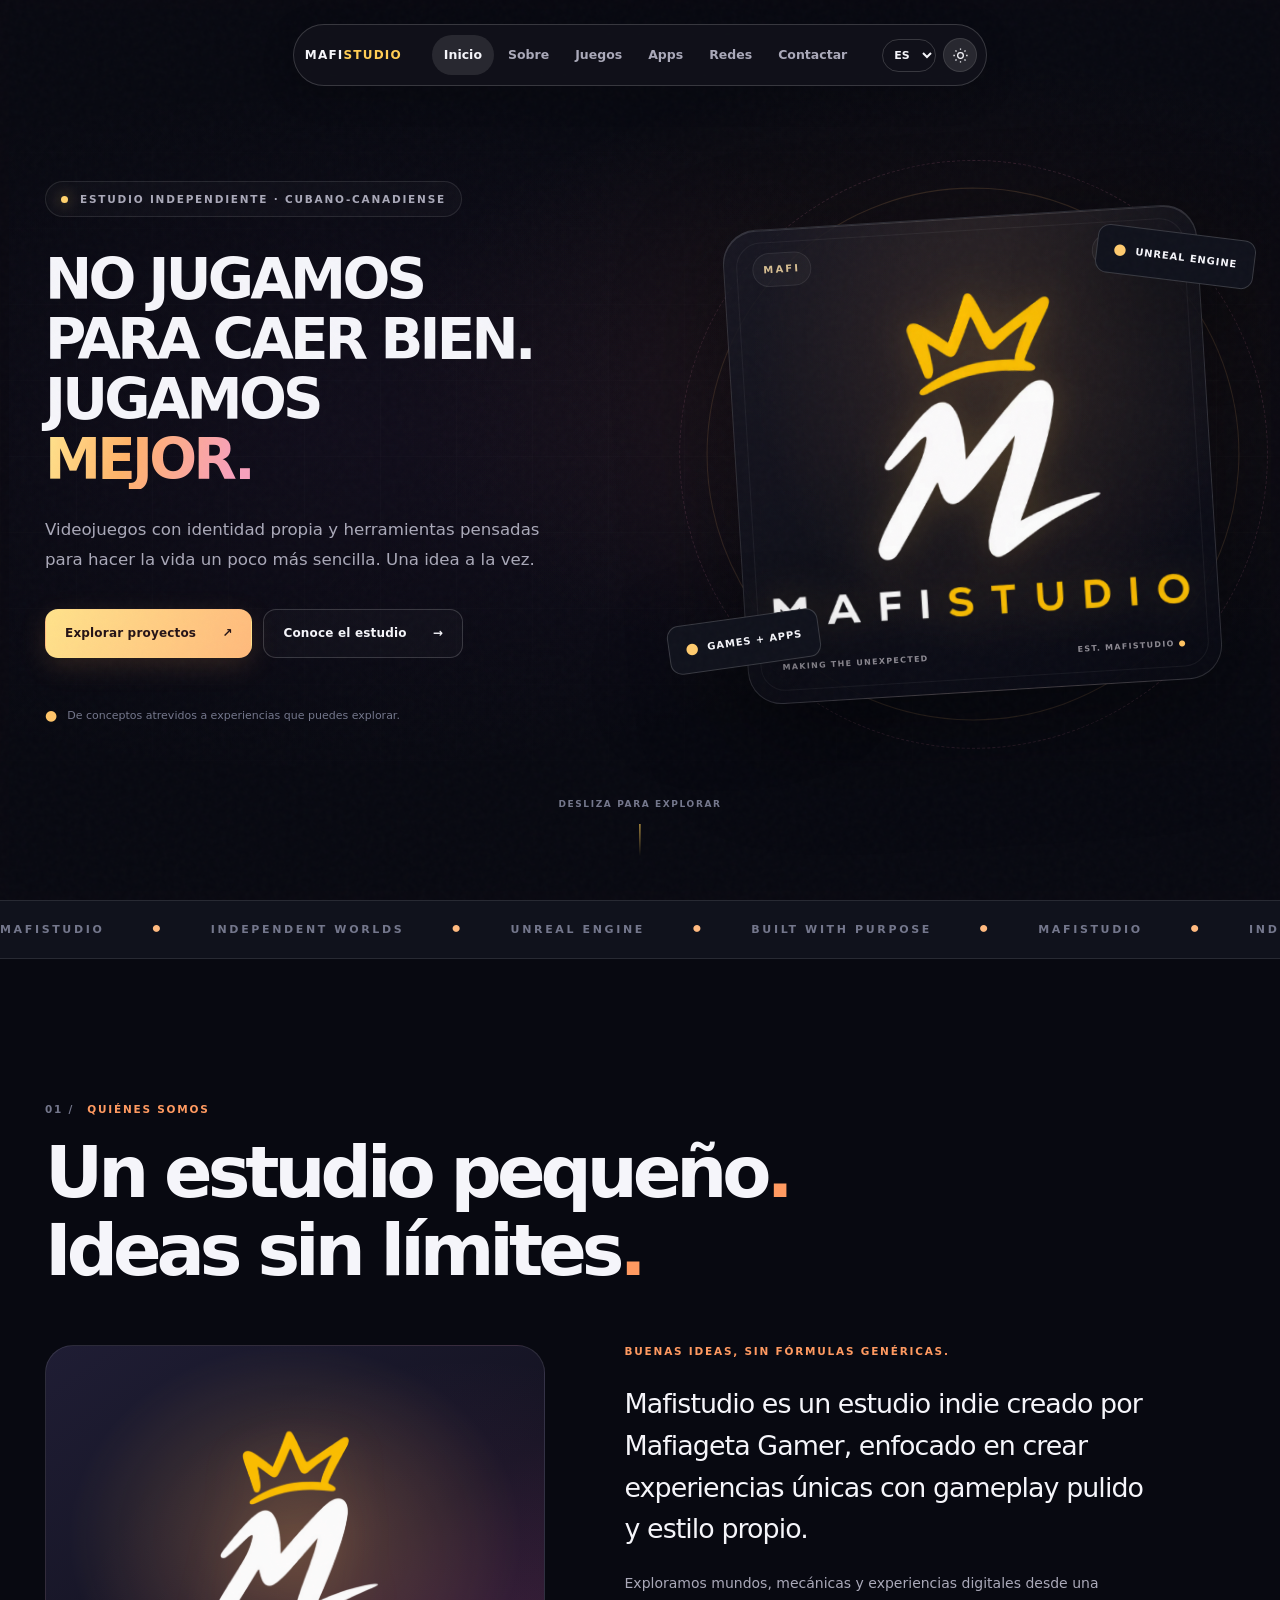
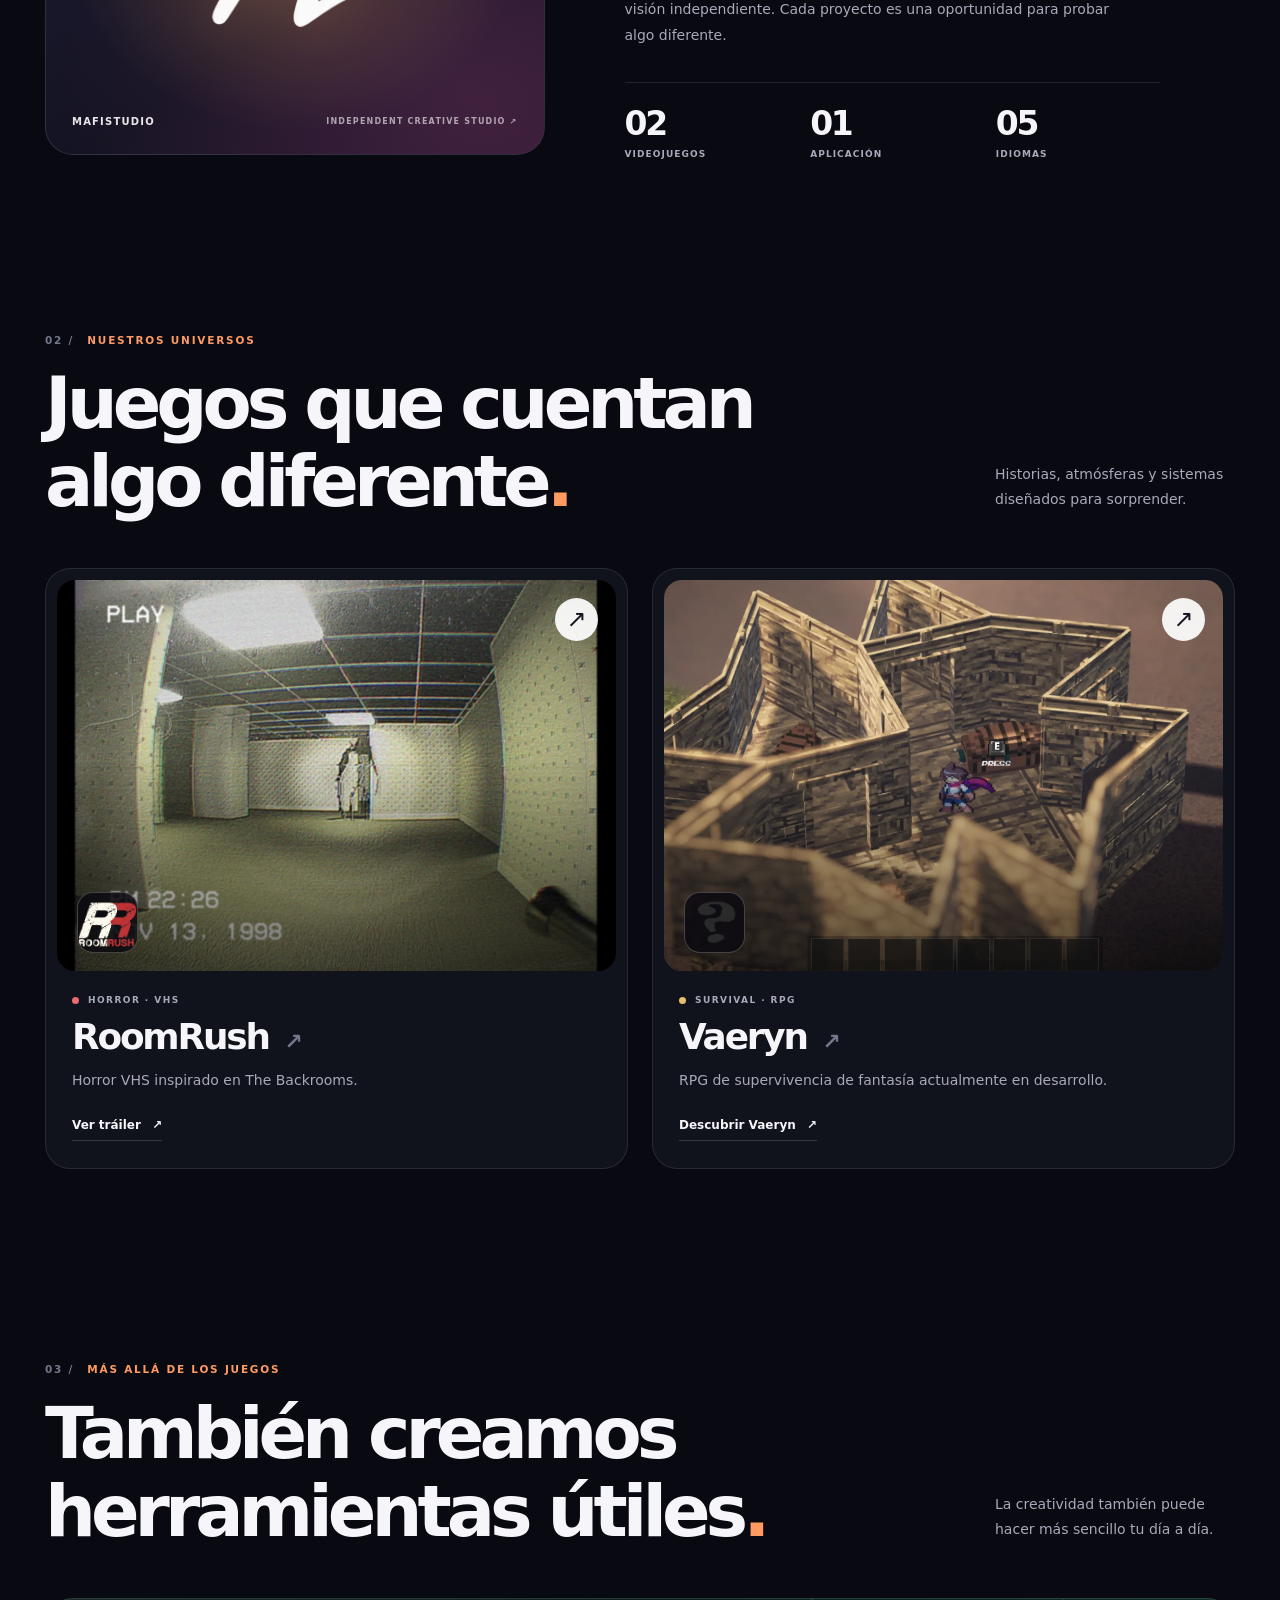
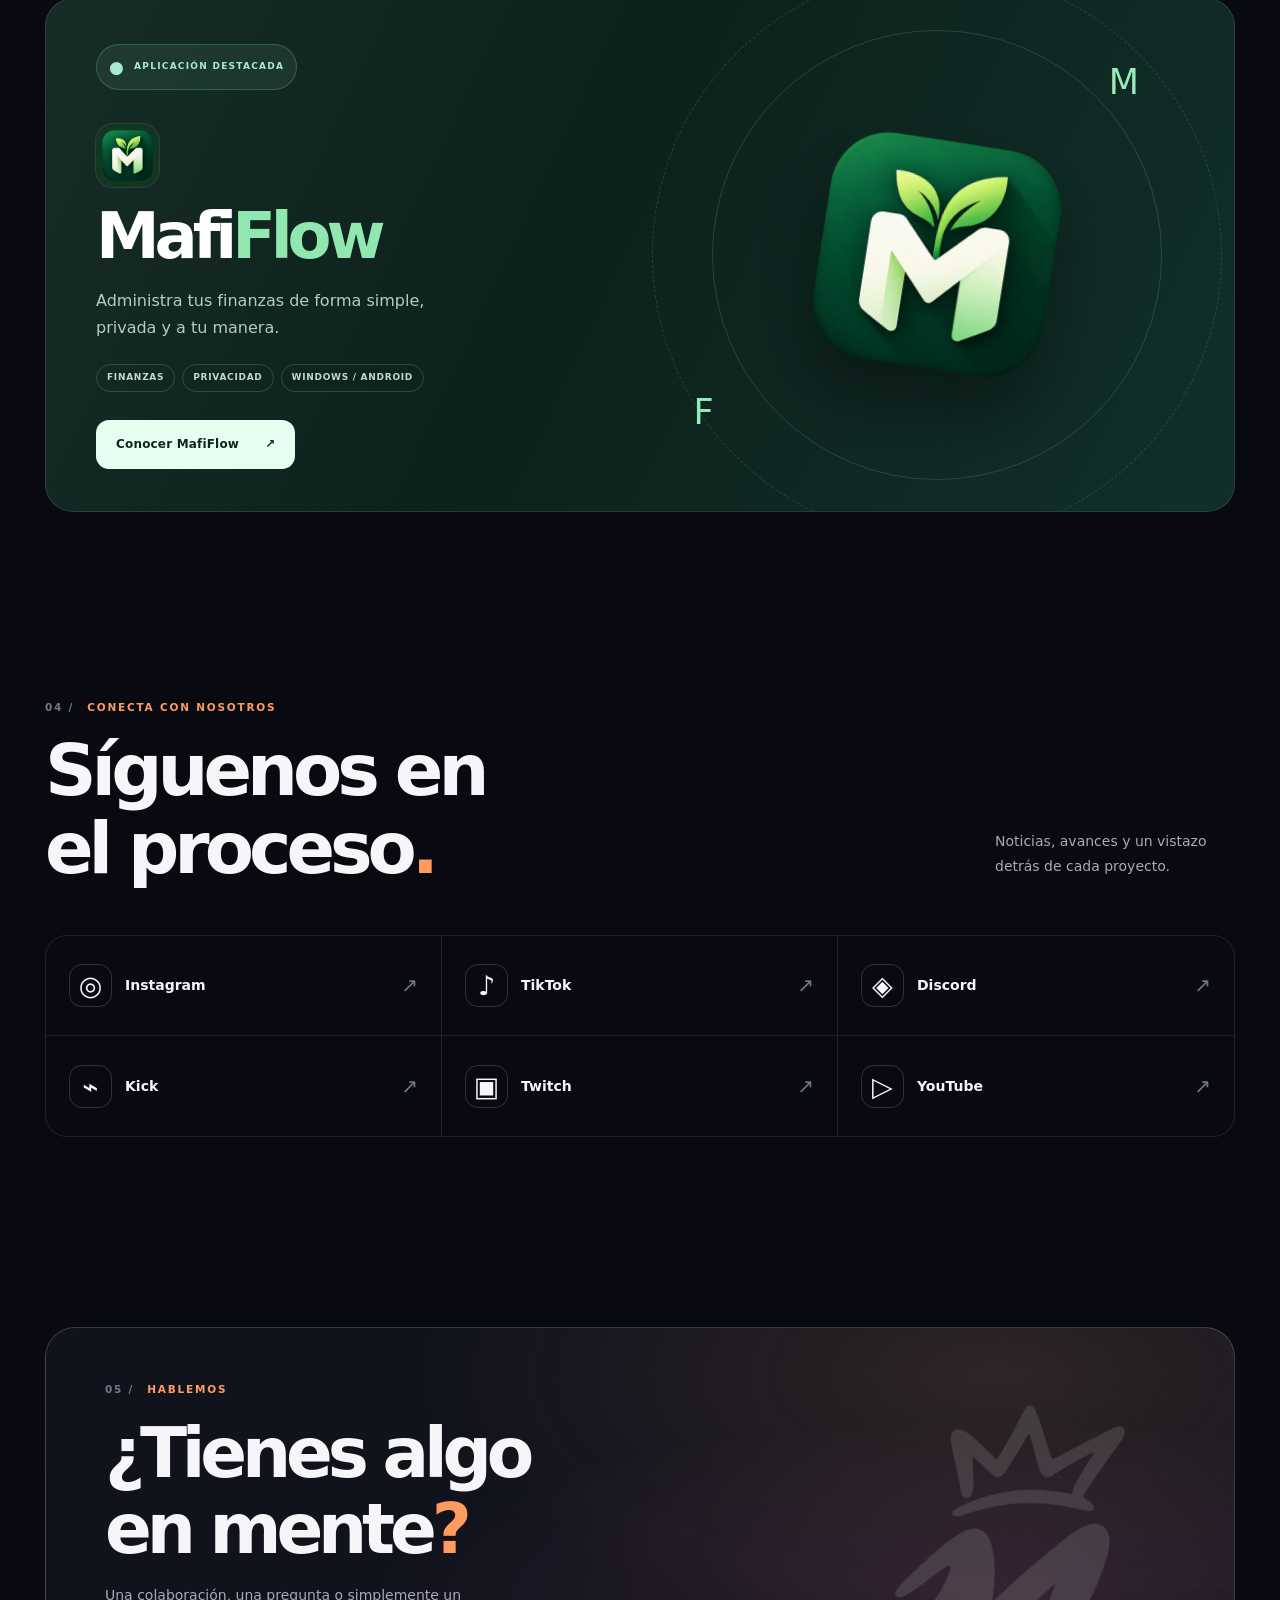
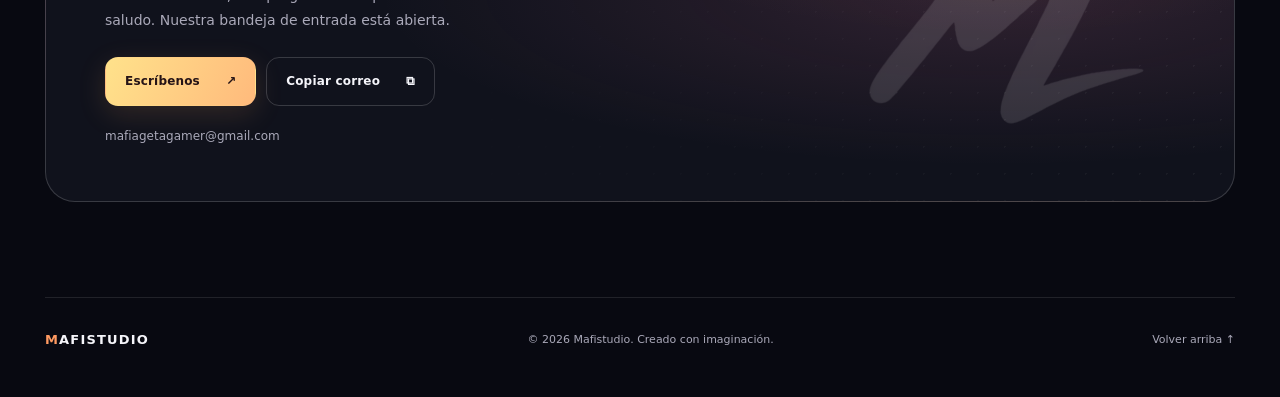
<file: index.html>
<!doctype html>
<html lang="es" data-theme="dark">
<head>
  <meta charset="utf-8">
  <meta name="viewport" content="width=device-width, initial-scale=1">
  <meta name="theme-color" content="#080912">
  <meta name="description" content="Mafistudio es un estudio indie cubano-canadiense. Descubre nuestros videojuegos Vaeryn y RoomRush y la aplicación MafiFlow.">
  <meta property="og:type" content="website">
  <meta property="og:title" content="Mafistudio — Indie games & creative software">
  <meta property="og:description" content="Independent games, original worlds, and thoughtful apps. Discover Vaeryn, RoomRush and MafiFlow.">
  <meta property="og:url" content="https://mafiagetagamer.github.io/Mafistudio/">
  <meta property="og:image" content="https://mafiagetagamer.github.io/Mafistudio/Mafistudio4k.png">
  <link rel="icon" type="image/png" href="assets/favicon-mafistudio.png">
  <link rel="preload" href="assets/mafistudio-logo.webp" as="image" type="image/webp">
  <title>Mafistudio — No jugamos para caer bien. Jugamos mejor.</title>
  <link rel="stylesheet" href="assets/styles-mafistudio-v4.css">
</head>
<body>
  <a class="skip-link" href="#main" data-i18n="skip_link">Saltar al contenido</a>
  <div class="noise-layer" aria-hidden="true"></div>
  <div class="site-frame" aria-hidden="true"></div>

  <header class="site-header">
    <nav class="nav-pill" aria-label="Navegación principal">
      <a class="brand" href="#top" aria-label="Mafistudio — Inicio">
        <span>MAFI<span class="brand-studio">STUDIO</span></span>
      </a>
      <button class="mobile-menu" type="button" id="menuToggle" aria-expanded="false" aria-controls="navLinks" data-i18n-aria-label="toggle_menu" aria-label="Abrir menú">
        <span></span><span></span><span></span>
      </button>
      <div class="nav-links" id="navLinks">
        <a class="nav-link is-active" href="#top" data-i18n="nav_home">Inicio</a>
        <a class="nav-link" href="#about" data-i18n="nav_about">Sobre</a>
        <a class="nav-link" href="#games" data-i18n="nav_games">Juegos</a>
        <a class="nav-link" href="#apps" data-i18n="nav_apps">Apps</a>
        <a class="nav-link" href="#socials" data-i18n="nav_socials">Redes</a>
        <a class="nav-link" href="#contact" data-i18n="nav_contact">Contacto</a>
      </div>
      <div class="nav-tools">
        <label class="visually-hidden" for="languageSelector" data-i18n="language_label">Idioma</label>
        <select id="languageSelector" class="language-selector" aria-label="Idioma">
          <option value="es">ES</option><option value="en">EN</option><option value="fr">FR</option><option value="de">DE</option><option value="bn">BN</option>
        </select>
        <button class="theme-toggle" id="themeToggle" type="button" aria-label="Cambiar tema" data-i18n-aria-label="theme_toggle" title="Cambiar tema">
          <svg class="sun-icon" viewBox="0 0 24 24" fill="none" stroke="currentColor" stroke-width="1.8" aria-hidden="true"><circle cx="12" cy="12" r="4"/><path d="M12 2v2m0 16v2M4.93 4.93l1.42 1.42m11.3 11.3 1.42 1.42M2 12h2m16 0h2M4.93 19.07l1.42-1.42m11.3-11.3 1.42-1.42"/></svg>
          <svg class="moon-icon" viewBox="0 0 24 24" fill="none" stroke="currentColor" stroke-width="1.8" aria-hidden="true"><path d="M20.9 13a9 9 0 0 1-9.9-9.9A9 9 0 1 0 20.9 13Z"/></svg>
        </button>
      </div>
    </nav>
  </header>

  <main id="main">
    <span id="top" class="page-top-anchor" aria-hidden="true"></span>
    <section class="hero section-shell" aria-labelledby="hero-title">
      <div class="hero-backdrop" aria-hidden="true"><canvas id="flowCanvas"></canvas><div class="backdrop-glow"></div><div class="hero-grid"></div></div>
      <div class="hero-content container">
        <div class="hero-copy" data-reveal>
          <div class="eyebrow"><span class="eyebrow-dot"></span><span data-i18n="hero_eyebrow">ESTUDIO INDEPENDIENTE · CUBANO-CANADIENSE</span></div>
          <h1 id="hero-title"><span class="slogan-line" data-i18n="hero_title_1">NO JUGAMOS PARA CAER BIEN.</span><br><span class="slogan-line" data-i18n="hero_title_2">JUGAMOS</span><br><span class="gradient-text slogan-line" data-i18n="hero_title_3">MEJOR.</span></h1>
          <p class="hero-description" data-i18n="hero_description">Videojuegos con identidad propia y herramientas pensadas para hacer la vida un poco más sencilla. Una idea a la vez.</p>
          <div class="hero-actions">
            <a class="button button-primary" href="#games"><span data-i18n="cta_projects">Explorar proyectos</span><span aria-hidden="true">↗</span></a>
            <a class="button button-outline" href="#about"><span data-i18n="cta_about">Conoce el estudio</span><span aria-hidden="true">→</span></a>
          </div>
          <div class="hero-mini"><span class="mini-star" aria-hidden="true">●</span><span data-i18n="hero_bottom">De conceptos atrevidos a experiencias que puedes explorar.</span></div>
        </div>
        <div class="hero-art" data-reveal>
          <div class="orbit orbit-one" aria-hidden="true"></div><div class="orbit orbit-two" aria-hidden="true"></div>
          <div class="logo-card" id="logoCard">
            <div class="logo-card-shine" aria-hidden="true"></div>
            <span class="logo-card-corner corner-a" aria-hidden="true">MAFI</span><span class="logo-card-corner corner-b" aria-hidden="true">STUDIO</span>
            <img src="assets/mafistudio-logo.webp" alt="Logo de Mafistudio, una M blanca con una corona dorada" width="650" height="505" fetchpriority="high">
            <div class="logo-card-foot"><span data-i18n="logo_card_label">MAKING THE UNEXPECTED</span><span>EST. MAFISTUDIO <span class="yellow-dot">●</span></span></div>
          </div>
          <div class="floating-tag tag-1"><span aria-hidden="true">●</span> <span>UNREAL ENGINE</span></div>
          <div class="floating-tag tag-2"><span aria-hidden="true">●</span> <span>GAMES + APPS</span></div>
        </div>
      </div>
      <a class="scroll-indicator" href="#about"><span data-i18n="scroll_text">DESLIZA PARA EXPLORAR</span><span class="scroll-line" aria-hidden="true"></span></a>
    </section>

    <div class="marquee-strip" aria-label="Mafistudio · Games · Apps"><div class="marquee-track" aria-hidden="true">
      <span>MAFISTUDIO <i>•</i> INDEPENDENT WORLDS <i>•</i> UNREAL ENGINE <i>•</i> BUILT WITH PURPOSE <i>•</i>&nbsp;</span>
      <span>MAFISTUDIO <i>•</i> INDEPENDENT WORLDS <i>•</i> UNREAL ENGINE <i>•</i> BUILT WITH PURPOSE <i>•</i>&nbsp;</span>
    </div></div>

    <section class="about-section section-shell container" id="about" aria-labelledby="about-title">
      <div class="section-heading" data-reveal><div class="section-kicker"><span class="section-index">01 /</span> <span data-i18n="section_about_kicker">QUIÉNES SOMOS</span></div><h2 id="about-title" data-i18n="about_headline">Un estudio pequeño.<br>Ideas sin límites.</h2></div>
      <div class="about-layout">
        <div class="about-visual" data-reveal>
          <div class="about-visual-inner"><div class="about-ambient"></div><img class="about-logo-mark" src="assets/mafistudio-emblema-v4.webp" alt="Emblema de Mafistudio" width="725" height="848" loading="lazy" decoding="async"><div class="about-visual-bottom"><span>MAFISTUDIO</span><span>INDEPENDENT CREATIVE STUDIO ↗</span></div></div>
        </div>
        <div class="about-info" data-reveal>
          <span class="small-label" data-i18n="about_label">BUENAS IDEAS, SIN FÓRMULAS GENÉRICAS.</span>
          <p class="about-lead" data-i18n="about_text">Mafistudio es un estudio indie creado por Mafiageta Gamer, enfocado en crear experiencias únicas con gameplay pulido y estilo propio.</p>
          <p class="about-secondary" data-i18n="about_extra">Exploramos mundos, mecánicas y experiencias digitales desde una visión independiente. Cada proyecto es una oportunidad para probar algo diferente.</p>
          <div class="fact-grid"><div><span class="fact-number">02</span><span data-i18n="fact_games">VIDEOJUEGOS</span></div><div><span class="fact-number">01</span><span data-i18n="fact_apps">APLICACIÓN</span></div><div><span class="fact-number">05</span><span data-i18n="fact_languages">IDIOMAS</span></div></div>
        </div>
      </div>
    </section>

    <section class="projects-section section-shell" id="games" aria-labelledby="games-title">
      <div class="container"><div class="section-heading heading-split" data-reveal><div><div class="section-kicker"><span class="section-index">02 /</span> <span data-i18n="section_games_kicker">NUESTROS UNIVERSOS</span></div><h2 id="games-title" data-i18n="games_headline">Juegos que cuentan<br>algo diferente<span class="dot-accent">.</span></h2></div><p class="heading-side" data-i18n="games_intro">Historias, atmósferas y sistemas diseñados para sorprender.</p></div>
      <div class="projects-grid">
        <article class="project-card project-roomrush" data-reveal>
          <a class="project-visual" href="https://youtu.be/Gkge6qWd2zs?si=9OoFfNYFB3nyXDDx" target="_blank" rel="noopener noreferrer" aria-label="RoomRush — Ver tráiler">
            <img src="assets/roomrush-preview.webp" alt="Captura de RoomRush con ambiente de terror VHS" width="1280" height="750" loading="lazy">
            <span class="project-image-overlay"></span><span class="project-icon-wrap"><img src="RushRoomIcon.png" alt="" width="58" height="58" loading="lazy"></span><span class="project-open" aria-hidden="true">↗</span>
          </a>
          <div class="project-details"><div class="project-type"><span class="type-dot red"></span><span data-i18n="type_horror">HORROR · VHS</span></div><h3>RoomRush <span aria-hidden="true">↗</span></h3><p data-i18n="roomrush_description">Horror VHS inspirado en The Backrooms.</p><a class="text-link" href="https://youtu.be/Gkge6qWd2zs?si=9OoFfNYFB3nyXDDx" target="_blank" rel="noopener noreferrer"><span data-i18n="roomrush_cta">Ver tráiler</span> <span aria-hidden="true">↗</span></a></div>
        </article>
        <article class="project-card project-vaeryn" data-reveal>
          <a class="project-visual" href="https://mafiageta.itch.io/vaeryn" target="_blank" rel="noopener noreferrer" aria-label="Vaeryn — Ver proyecto">
            <img src="assets/vaeryn-preview.webp" alt="Captura del mundo de fantasía de Vaeryn" width="1280" height="750" loading="lazy"><span class="project-image-overlay"></span><span class="project-icon-wrap"><img src="enigma.png" alt="" width="58" height="58" loading="lazy"></span><span class="project-open" aria-hidden="true">↗</span>
          </a>
          <div class="project-details"><div class="project-type"><span class="type-dot golden"></span><span data-i18n="type_rpg">SURVIVAL · RPG</span></div><h3>Vaeryn <span aria-hidden="true">↗</span></h3><p data-i18n="vaeryn_description">RPG de supervivencia de fantasía actualmente en desarrollo.</p><a class="text-link" href="https://mafiageta.itch.io/vaeryn" target="_blank" rel="noopener noreferrer"><span data-i18n="vaeryn_cta">Descubrir Vaeryn</span> <span aria-hidden="true">↗</span></a></div>
        </article>
      </div></div>
    </section>

    <section class="apps-section section-shell container" id="apps" aria-labelledby="apps-title">
      <div class="section-heading heading-split" data-reveal><div><div class="section-kicker"><span class="section-index">03 /</span> <span data-i18n="section_apps_kicker">MÁS ALLÁ DE LOS JUEGOS</span></div><h2 id="apps-title" data-i18n="apps_headline">También creamos<br>herramientas útiles<span class="dot-accent">.</span></h2></div><p class="heading-side" data-i18n="apps_intro">La creatividad también puede hacer más sencillo tu día a día.</p></div>
      <article class="app-feature" data-reveal>
        <div class="app-feature-copy"><span class="app-badge"><span aria-hidden="true">●</span> <span data-i18n="app_badge">APLICACIÓN DESTACADA</span></span><div class="app-small-icon"><img src="MafiFlow.png" alt="Icono de MafiFlow" loading="lazy" width="74" height="74"></div><h3>Mafi<span>Flow</span></h3><p data-i18n="mafiflow_description">Administra tus finanzas de forma simple, privada y a tu manera.</p><div class="app-chips"><span data-i18n="chip_finance">FINANZAS</span><span data-i18n="chip_privacy">PRIVACIDAD</span><span>WINDOWS / ANDROID</span></div><a class="button button-dark" href="https://mafiageta.itch.io/mafiflow" target="_blank" rel="noopener noreferrer"><span data-i18n="mafiflow_cta">Conocer MafiFlow</span><span aria-hidden="true">↗</span></a></div>
        <div class="app-feature-art" aria-hidden="true"><div class="app-art-ring ring1"></div><div class="app-art-ring ring2"></div><div class="app-hero-icon"><img src="assets/mafiflow-preview.webp" alt="" width="500" height="500" loading="lazy"></div><span class="app-deco deco-one">M</span><span class="app-deco deco-two">F</span></div>
      </article>
    </section>

    <section class="socials-section section-shell container" id="socials" aria-labelledby="socials-title">
      <div class="section-heading heading-split" data-reveal><div><div class="section-kicker"><span class="section-index">04 /</span> <span data-i18n="section_social_kicker">CONECTA CON NOSOTROS</span></div><h2 id="socials-title" data-i18n="socials_headline">Síguenos en<br>el proceso<span class="dot-accent">.</span></h2></div><p class="heading-side" data-i18n="socials_intro">Noticias, avances y un vistazo detrás de cada proyecto.</p></div>
      <div class="social-grid" data-reveal>
        <a href="https://www.instagram.com/mafistudio_dev/" target="_blank" rel="noopener noreferrer"><span class="social-symbol">◎</span><span class="social-name">Instagram</span><span class="social-arrow">↗</span></a>
        <a href="https://tiktok.com/@mafiageta.gamer" target="_blank" rel="noopener noreferrer"><span class="social-symbol">♪</span><span class="social-name">TikTok</span><span class="social-arrow">↗</span></a>
        <a href="https://discord.gg/bQcBrzudbF" target="_blank" rel="noopener noreferrer"><span class="social-symbol">◈</span><span class="social-name">Discord</span><span class="social-arrow">↗</span></a>
        <a href="https://kick.com/mafiageta-gamer" target="_blank" rel="noopener noreferrer"><span class="social-symbol">⌁</span><span class="social-name">Kick</span><span class="social-arrow">↗</span></a>
        <a href="https://twitch.tv/Mafiageta" target="_blank" rel="noopener noreferrer"><span class="social-symbol">▣</span><span class="social-name">Twitch</span><span class="social-arrow">↗</span></a>
        <a href="https://www.youtube.com/@Mafiageta" target="_blank" rel="noopener noreferrer"><span class="social-symbol">▷</span><span class="social-name">YouTube</span><span class="social-arrow">↗</span></a>
      </div>
    </section>

    <section class="contact-section section-shell container" id="contact" aria-labelledby="contact-title">
      <div class="contact-card" data-reveal><div class="contact-light" aria-hidden="true"></div><div class="contact-art" aria-hidden="true"><img src="assets/mafistudio-emblema-v4.webp" alt="" width="725" height="848" loading="lazy"></div><div class="contact-content"><span class="section-kicker"><span class="section-index">05 /</span> <span data-i18n="section_contact_kicker">HABLEMOS</span></span><h2 id="contact-title" data-i18n="contact_headline">¿Tienes algo<br>en mente<span class="dot-accent">?</span></h2><p data-i18n="contact_description">Una colaboración, una pregunta o simplemente un saludo. Nuestra bandeja de entrada está abierta.</p><div class="contact-buttons"><a class="button button-primary" href="mailto:mafiagetagamer@gmail.com"><span data-i18n="contact_cta">Escríbenos</span><span aria-hidden="true">↗</span></a><button type="button" class="button button-ghost" id="copyEmail" aria-live="polite"><span data-i18n="copy_email">Copiar correo</span><span aria-hidden="true">⧉</span></button></div><a class="contact-email" href="mailto:mafiagetagamer@gmail.com">mafiagetagamer@gmail.com</a></div></div>
    </section>
  </main>

  <footer class="footer container"><a class="footer-brand" href="#top">MAFISTUDIO</a><p><span>© </span><span id="copyrightYear">2026</span> <span data-i18n="footer_text">Mafistudio. Creado con imaginación.</span></p><a class="back-to-top" href="#top"><span data-i18n="back_to_top">Volver arriba</span> ↑</a></footer>
  <script src="assets/app-mafistudio-v4.js" defer></script>
</body>
</html>
</file>
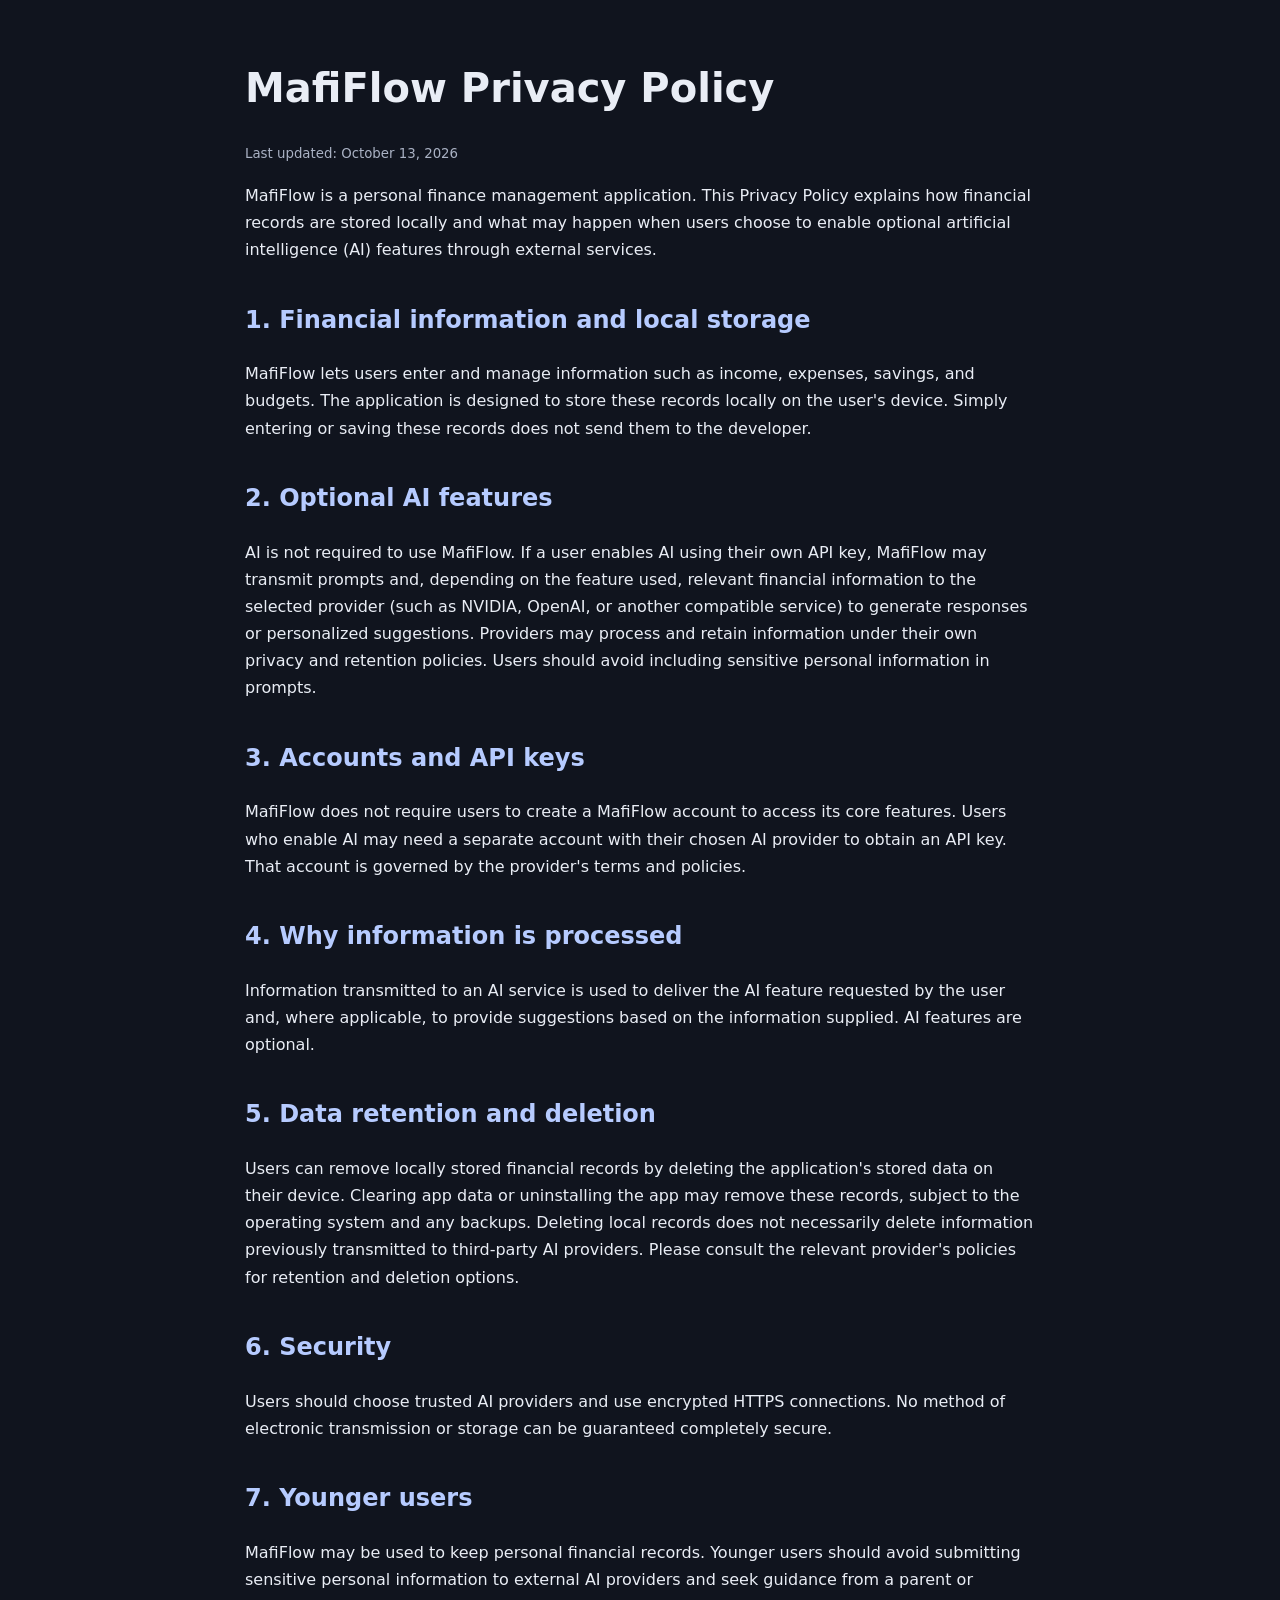
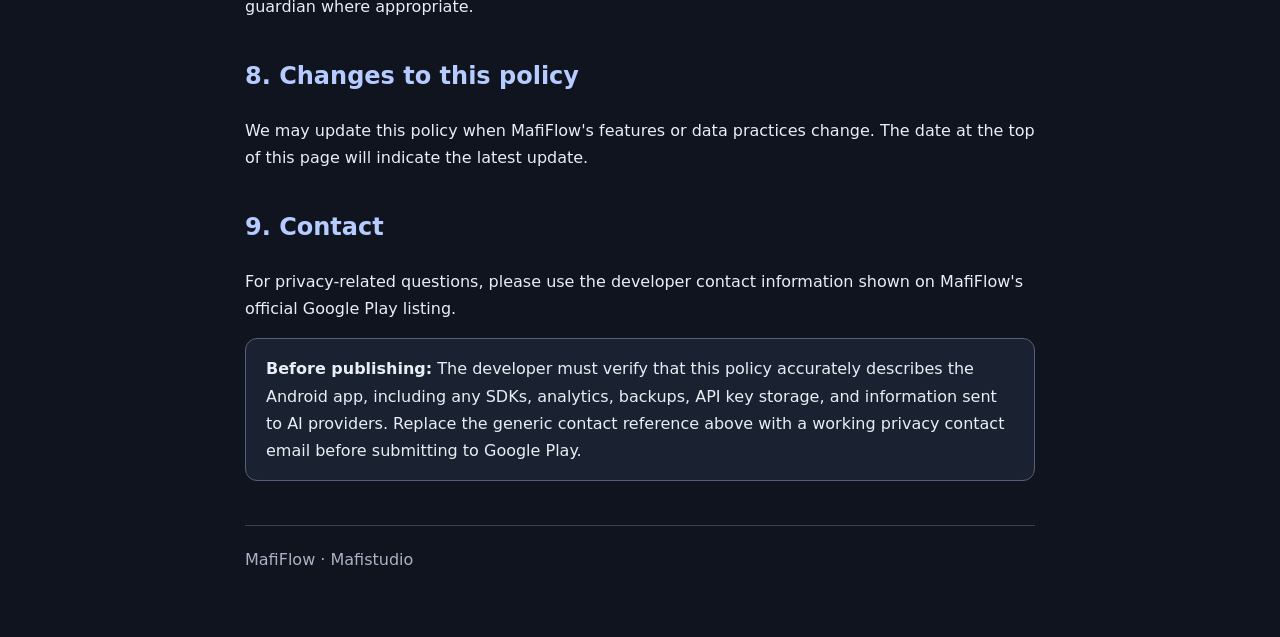
<file: privacy (1).html>
<!doctype html>
<html lang="en">
<head>
<meta charset="utf-8"><meta name="viewport" content="width=device-width, initial-scale=1"><meta name="robots" content="index,follow">
<title>Privacy Policy | MafiFlow</title>
<style>:root{color-scheme:dark}body{margin:0;background:#10141e;color:#e9edf5;font:16px/1.7 system-ui,-apple-system,Segoe UI,sans-serif}main{max-width:790px;margin:64px auto;padding:0 24px}h1{font-size:2.5rem;line-height:1.2}h2{margin-top:36px;color:#b6cbff}a{color:#8db5ff}small{color:#aab2c4}.note{padding:16px 20px;border:1px solid #52617b;border-radius:12px;background:#1a2231}footer{border-top:1px solid #384153;margin-top:44px;padding-top:20px;color:#aab2c4}</style>
</head><body><main>
<h1>MafiFlow Privacy Policy</h1>
<p><small>Last updated: October 13, 2026</small></p>
<p>MafiFlow is a personal finance management application. This Privacy Policy explains how financial records are stored locally and what may happen when users choose to enable optional artificial intelligence (AI) features through external services.</p>
<h2>1. Financial information and local storage</h2>
<p>MafiFlow lets users enter and manage information such as income, expenses, savings, and budgets. The application is designed to store these records locally on the user's device. Simply entering or saving these records does not send them to the developer.</p>
<h2>2. Optional AI features</h2>
<p>AI is not required to use MafiFlow. If a user enables AI using their own API key, MafiFlow may transmit prompts and, depending on the feature used, relevant financial information to the selected provider (such as NVIDIA, OpenAI, or another compatible service) to generate responses or personalized suggestions. Providers may process and retain information under their own privacy and retention policies. Users should avoid including sensitive personal information in prompts.</p>
<h2>3. Accounts and API keys</h2>
<p>MafiFlow does not require users to create a MafiFlow account to access its core features. Users who enable AI may need a separate account with their chosen AI provider to obtain an API key. That account is governed by the provider's terms and policies.</p>
<h2>4. Why information is processed</h2>
<p>Information transmitted to an AI service is used to deliver the AI feature requested by the user and, where applicable, to provide suggestions based on the information supplied. AI features are optional.</p>
<h2>5. Data retention and deletion</h2>
<p>Users can remove locally stored financial records by deleting the application's stored data on their device. Clearing app data or uninstalling the app may remove these records, subject to the operating system and any backups. Deleting local records does not necessarily delete information previously transmitted to third-party AI providers. Please consult the relevant provider's policies for retention and deletion options.</p>
<h2>6. Security</h2>
<p>Users should choose trusted AI providers and use encrypted HTTPS connections. No method of electronic transmission or storage can be guaranteed completely secure.</p>
<h2>7. Younger users</h2>
<p>MafiFlow may be used to keep personal financial records. Younger users should avoid submitting sensitive personal information to external AI providers and seek guidance from a parent or guardian where appropriate.</p>
<h2>8. Changes to this policy</h2>
<p>We may update this policy when MafiFlow's features or data practices change. The date at the top of this page will indicate the latest update.</p>
<h2>9. Contact</h2>
<p>For privacy-related questions, please use the developer contact information shown on MafiFlow's official Google Play listing.</p>
<div class="note"><strong>Before publishing:</strong> The developer must verify that this policy accurately describes the Android app, including any SDKs, analytics, backups, API key storage, and information sent to AI providers. Replace the generic contact reference above with a working privacy contact email before submitting to Google Play.</div>
<footer>MafiFlow · Mafistudio</footer>
</main></body></html>
</file>
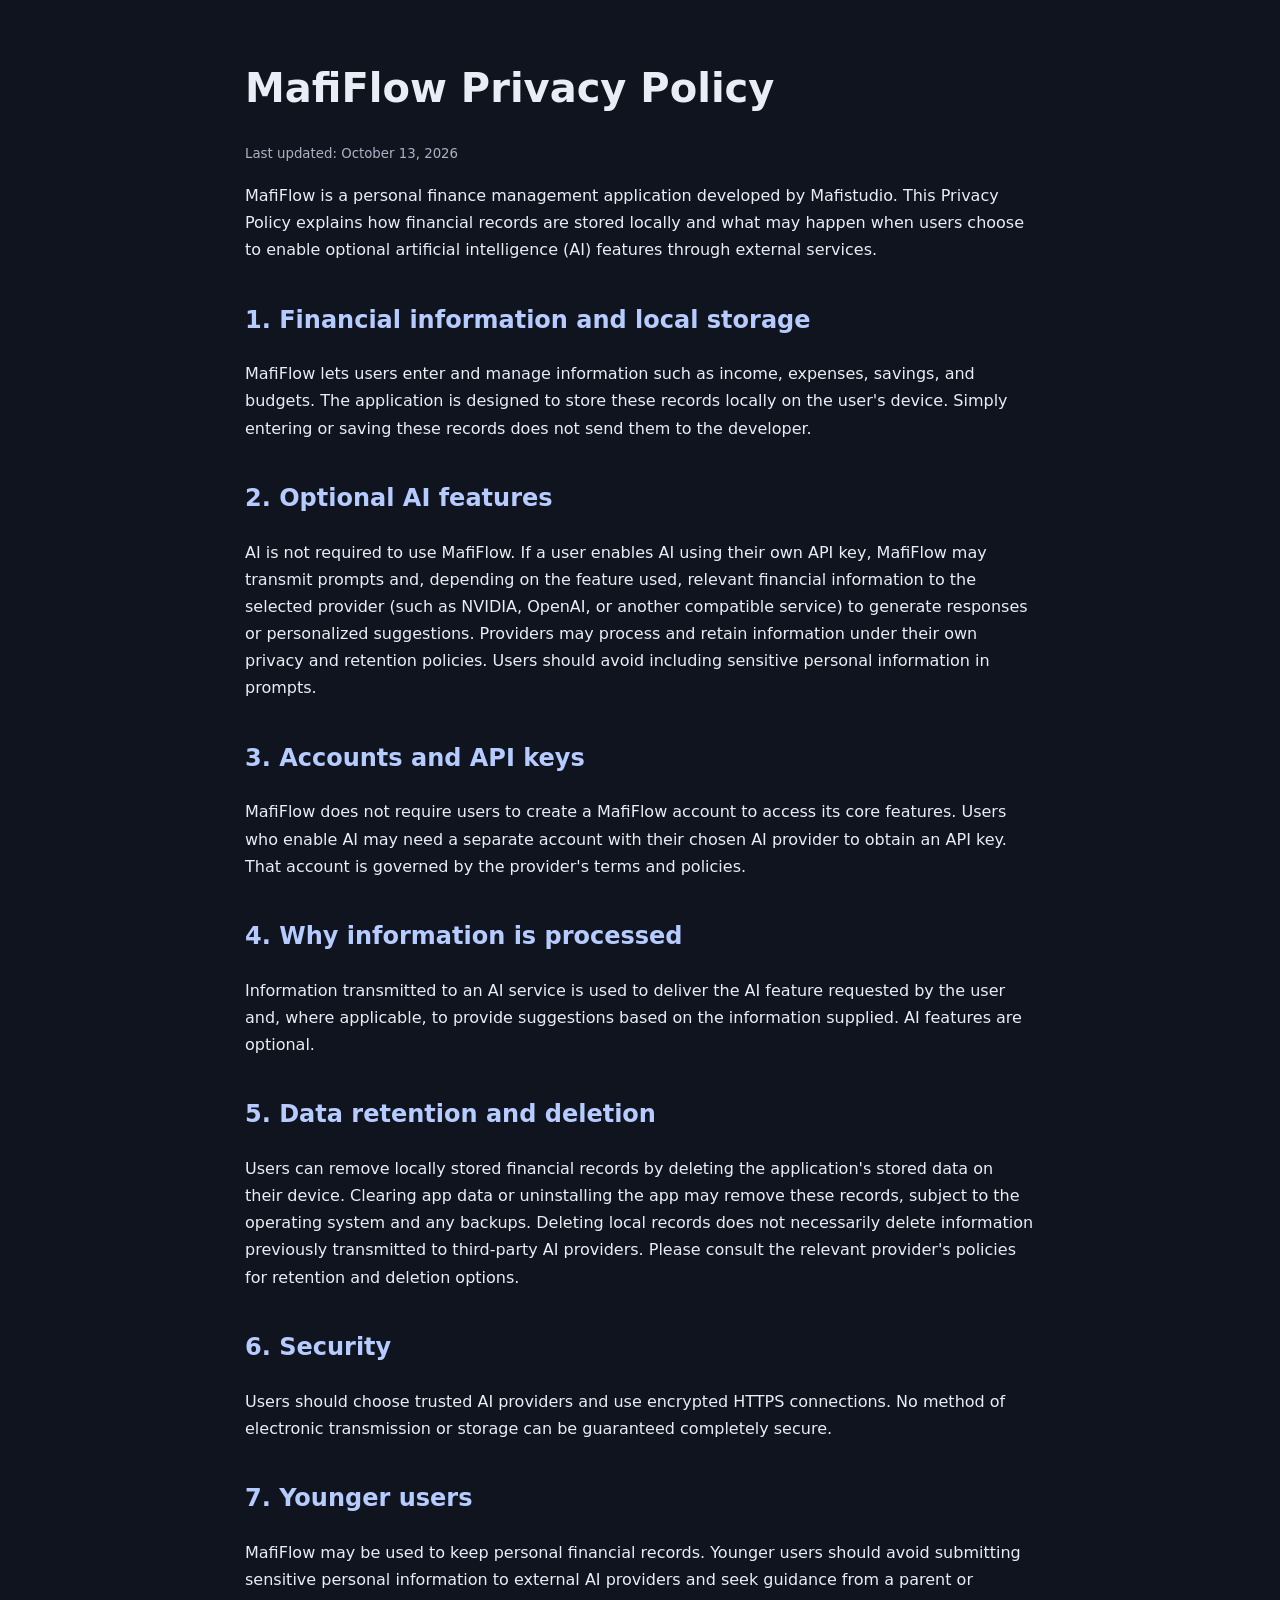
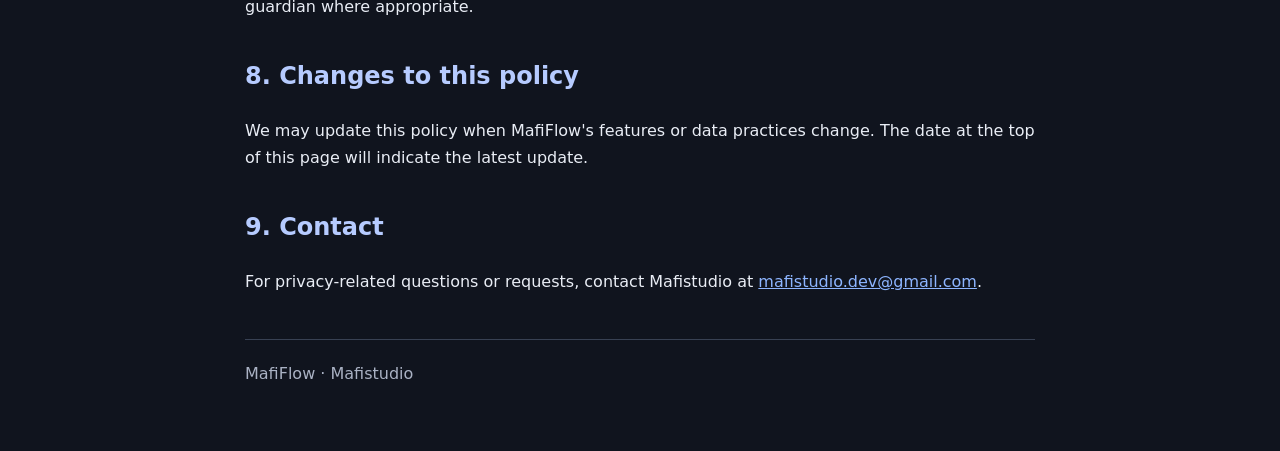
<file: mafiflow/privacy.html>
<!doctype html>
<html lang="en">
<head>
<meta charset="utf-8">
<meta name="viewport" content="width=device-width, initial-scale=1">
<meta name="robots" content="index,follow">
<meta name="description" content="Privacy Policy for MafiFlow by Mafistudio.">
<title>Privacy Policy | MafiFlow</title>
<style>
:root{color-scheme:dark}
body{margin:0;background:#10141e;color:#e9edf5;font:16px/1.7 system-ui,-apple-system,Segoe UI,sans-serif}
main{max-width:790px;margin:64px auto;padding:0 24px}
h1{font-size:2.5rem;line-height:1.2}
h2{margin-top:36px;color:#b6cbff}
a{color:#8db5ff}
small{color:#aab2c4}
footer{border-top:1px solid #384153;margin-top:44px;padding-top:20px;color:#aab2c4}
</style>
</head>
<body><main>
<h1>MafiFlow Privacy Policy</h1>
<p><small>Last updated: October 13, 2026</small></p>
<p>MafiFlow is a personal finance management application developed by Mafistudio. This Privacy Policy explains how financial records are stored locally and what may happen when users choose to enable optional artificial intelligence (AI) features through external services.</p>
<h2>1. Financial information and local storage</h2>
<p>MafiFlow lets users enter and manage information such as income, expenses, savings, and budgets. The application is designed to store these records locally on the user's device. Simply entering or saving these records does not send them to the developer.</p>
<h2>2. Optional AI features</h2>
<p>AI is not required to use MafiFlow. If a user enables AI using their own API key, MafiFlow may transmit prompts and, depending on the feature used, relevant financial information to the selected provider (such as NVIDIA, OpenAI, or another compatible service) to generate responses or personalized suggestions. Providers may process and retain information under their own privacy and retention policies. Users should avoid including sensitive personal information in prompts.</p>
<h2>3. Accounts and API keys</h2>
<p>MafiFlow does not require users to create a MafiFlow account to access its core features. Users who enable AI may need a separate account with their chosen AI provider to obtain an API key. That account is governed by the provider's terms and policies.</p>
<h2>4. Why information is processed</h2>
<p>Information transmitted to an AI service is used to deliver the AI feature requested by the user and, where applicable, to provide suggestions based on the information supplied. AI features are optional.</p>
<h2>5. Data retention and deletion</h2>
<p>Users can remove locally stored financial records by deleting the application's stored data on their device. Clearing app data or uninstalling the app may remove these records, subject to the operating system and any backups. Deleting local records does not necessarily delete information previously transmitted to third-party AI providers. Please consult the relevant provider's policies for retention and deletion options.</p>
<h2>6. Security</h2>
<p>Users should choose trusted AI providers and use encrypted HTTPS connections. No method of electronic transmission or storage can be guaranteed completely secure.</p>
<h2>7. Younger users</h2>
<p>MafiFlow may be used to keep personal financial records. Younger users should avoid submitting sensitive personal information to external AI providers and seek guidance from a parent or guardian where appropriate.</p>
<h2>8. Changes to this policy</h2>
<p>We may update this policy when MafiFlow's features or data practices change. The date at the top of this page will indicate the latest update.</p>
<h2>9. Contact</h2>
<p>For privacy-related questions or requests, contact Mafistudio at <a href="mailto:mafistudio.dev@gmail.com">mafistudio.dev@gmail.com</a>.</p>
<footer>MafiFlow · Mafistudio</footer>
</main></body></html>
</file>
<file: assets/styles-mafistudio-v4.css>
/* MAFISTUDIO 2.0 — visual system inspired by the supplied portfolio reference.
   No build tools, fonts, frameworks or third-party runtime required. */
:root{--bg:#080911;--surface:#10121c;--surface-2:#161824;--ink:#f5f5fa;--muted:#aaa9b9;--muted-2:#74778c;--line:rgba(255,255,255,.10);--line-strong:rgba(255,255,255,.17);--gold:#ffcd55;--orange:#ff9a61;--pink:#f5a0c5;--nav:rgba(19,19,28,.82);--shadow:0 30px 90px rgba(0,0,0,.32);color-scheme:dark}
:root[data-theme="light"]{--bg:#f7f5f0;--surface:#fffefa;--surface-2:#f5f0e9;--ink:#151321;--muted:#585969;--muted-2:#777683;--line:rgba(19,17,28,.12);--line-strong:rgba(19,17,28,.2);--gold:#b87a12;--orange:#df753c;--pink:#c96191;--nav:rgba(255,253,249,.9);--shadow:0 30px 90px rgba(62,38,39,.08);color-scheme:light}
*,*::before,*::after{box-sizing:border-box}html{scroll-behavior:smooth;scroll-padding-top:105px}body{margin:0;min-width:320px;font-family:Inter,"Segoe UI",system-ui,-apple-system,BlinkMacSystemFont,sans-serif;line-height:1.55;color:var(--ink);background:var(--bg);overflow-x:hidden;-webkit-font-smoothing:antialiased;transition:background-color .4s,color .4s}a{color:inherit;text-decoration:none}button,select{font:inherit}button{cursor:pointer}img{max-width:100%;display:block}::selection{background:#ffa461;color:#121019}:focus-visible{outline:2px solid #ffc655;outline-offset:4px}.visually-hidden{position:absolute;width:1px;height:1px;overflow:hidden;clip:rect(0,0,0,0);white-space:nowrap}.skip-link{position:fixed;top:-100px;left:20px;z-index:1000;padding:12px 20px;border-radius:14px;background:var(--ink);color:var(--bg)}.skip-link:focus{top:15px}.container{width:min(1190px,calc(100% - 88px));margin-inline:auto}.section-shell{position:relative}.noise-layer{position:fixed;inset:0;z-index:50;pointer-events:none;opacity:.13;background-image:url("data:image/svg+xml,%3Csvg viewBox='0 0 180 180' xmlns='http://www.w3.org/2000/svg'%3E%3Cfilter id='n'%3E%3CfeTurbulence type='fractalNoise' baseFrequency='.85' numOctaves='3' stitchTiles='stitch'/%3E%3C/filter%3E%3Crect width='100%25' height='100%25' filter='url(%23n)' opacity='.18'/%3E%3C/svg%3E")}.site-frame{pointer-events:none;position:fixed;inset:0;z-index:40;border:9px solid rgba(11,10,18,.64)}[data-theme="light"] .site-frame{border-color:rgba(255,255,255,.75)}
/* Navigation: floating pill, restrained controls */
.site-header{position:fixed;z-index:100;top:24px;left:0;right:0;pointer-events:none}.nav-pill{pointer-events:auto;width:max-content;max-width:calc(100% - 56px);min-height:62px;margin:auto;display:flex;align-items:center;gap:23px;padding:7px 9px 7px 11px;border:1px solid var(--line-strong);border-radius:100px;background:var(--nav);box-shadow:0 8px 35px rgba(0,0,0,.16);backdrop-filter:blur(25px);-webkit-backdrop-filter:blur(25px)}.brand{font-size:12px;font-weight:850;letter-spacing:.10em;display:inline-flex;align-items:center;gap:9px;white-space:nowrap;padding-right:7px}.brand-studio{color:var(--gold)}.brand-icon{display:grid;place-items:center;width:42px;height:34px;border-radius:12px;background:rgba(255,255,255,.06);padding:4px 5px;overflow:hidden}.brand-icon img{width:100%;height:100%;object-fit:contain;display:block}.nav-links{display:flex;gap:2px;align-items:center}.nav-link{font-size:12.5px;font-weight:650;white-space:nowrap;color:var(--muted);border-radius:100px;padding:10px 12px;transition:color .25s,background .25s}.nav-link:hover,.nav-link.is-active{color:var(--ink);background:var(--line)}.nav-tools{display:flex;align-items:center;gap:7px}.language-selector{background:transparent;border:1px solid var(--line-strong);border-radius:100px;color:var(--ink);font-weight:750;padding:8px 7px;font-size:11px;outline:none;cursor:pointer}.language-selector option{background:var(--surface);color:var(--ink)}.theme-toggle{background:var(--line);border:1px solid var(--line);color:var(--ink);width:34px;height:34px;border-radius:50%;display:grid;place-items:center;transition:transform .3s}.theme-toggle:hover{transform:rotate(25deg)}.theme-toggle svg{width:17px;height:17px}.moon-icon{display:none}[data-theme="light"] .sun-icon{display:none}[data-theme="light"] .moon-icon{display:block}.mobile-menu{display:none}
/* Hero */
.hero{min-height:min(885px,100svh);min-height:max(740px,100svh);display:flex;align-items:center;isolation:isolate;overflow:hidden}.hero-backdrop{position:absolute;inset:0;overflow:hidden;pointer-events:none;z-index:-1;background:radial-gradient(ellipse at 76% 42%,rgba(220,115,64,.10),transparent 43%),radial-gradient(ellipse at 25% 48%,rgba(166,88,193,.075),transparent 52%)}.hero-backdrop canvas{position:absolute;inset:0;width:100%;height:100%;opacity:.55}.backdrop-glow{position:absolute;inset:0;background:linear-gradient(90deg,var(--bg) 2%,transparent 52%,var(--bg) 100%);opacity:.45}.hero-grid{position:absolute;inset:0;background-image:linear-gradient(var(--line) 1px,transparent 1px),linear-gradient(90deg,var(--line) 1px,transparent 1px);background-size:76px 76px;mask-image:linear-gradient(180deg,transparent 2%,black 52%,transparent 98%);opacity:.14}.hero-content{padding-top:118px;padding-bottom:110px;display:grid;grid-template-columns:1.09fr .91fr;gap:38px;align-items:center}.hero-copy{position:relative;z-index:1}.eyebrow,.section-kicker,.small-label{font-size:10.5px;font-weight:800;letter-spacing:.17em;text-transform:uppercase}.eyebrow{display:inline-flex;align-items:center;gap:12px;color:var(--muted);padding:9px 15px;border:1px solid var(--line);border-radius:100px;background:rgba(255,255,255,.025)}.eyebrow-dot{width:7px;height:7px;border-radius:50%;background:#ffd26d;box-shadow:0 0 15px rgba(255,211,112,.65)}.hero h1{font-size:clamp(3.15rem,5.4vw,5.5rem);font-weight:780;letter-spacing:-.07em;line-height:1.02;margin:33px 0 26px;max-width:920px;text-wrap:balance}.gradient-text{background:linear-gradient(105deg,#ffe38d 1%,#ffb369 39%,#f7a0bc 89%);-webkit-background-clip:text;background-clip:text;-webkit-text-fill-color:transparent}.hero-description{color:var(--muted);font-size:clamp(1rem,1.3vw,1.17rem);line-height:1.8;max-width:525px;margin:0}.hero-actions{display:flex;flex-wrap:wrap;gap:11px;margin-top:34px}.button{display:inline-flex;justify-content:center;align-items:center;gap:26px;min-height:49px;padding:12px 19px;border-radius:13px;font-size:12px;font-weight:800;letter-spacing:.015em;white-space:nowrap;transition:transform .27s,background .27s,box-shadow .27s;border:1px solid transparent}.button:hover{transform:translateY(-3px)}.button-primary{background:linear-gradient(115deg,#ffe28b,#ffba7c);color:#251316;box-shadow:0 8px 28px rgba(250,169,92,.15)}.button-primary:hover{box-shadow:0 12px 37px rgba(250,169,92,.26)}.button-outline{border-color:var(--line-strong);background:rgba(255,255,255,.025);color:var(--ink)}.button-outline:hover{background:var(--line)}.hero-mini{display:flex;align-items:center;gap:10px;margin-top:47px;color:var(--muted-2);font-size:11px}.mini-star{font-size:14px;color:#ffc56a}.hero-art{position:relative;display:grid;place-items:center;height:575px;perspective:1100px}.logo-card{position:relative;width:min(100%,475px);aspect-ratio:.93;max-height:475px;display:flex;flex-direction:column;justify-content:center;align-items:center;border:1px solid rgba(255,255,255,.13);border-radius:34px;background:radial-gradient(ellipse at 55% 30%,rgba(255,171,101,.13),transparent 65%),linear-gradient(155deg,rgba(25,25,36,.88),rgba(9,10,19,.95));box-shadow:0 35px 110px rgba(0,0,0,.42),inset 0 1px rgba(255,255,255,.12);overflow:hidden;transform:rotate(-3.5deg);transition:transform .55s cubic-bezier(.2,.8,.2,1)}.logo-card::after{content:"";position:absolute;inset:12px;border:1px solid rgba(255,255,255,.055);border-radius:25px;pointer-events:none}.logo-card img{width:88%;max-height:360px;object-fit:contain;filter:drop-shadow(0 0 18px rgba(255,193,73,.18));position:relative;z-index:2}.logo-card-shine{position:absolute;inset:-50%;background:linear-gradient(120deg,transparent 46%,rgba(255,255,255,.06) 50%,transparent 54%);transform:translateX(-50%);animation:shine 9s ease-in-out infinite}.logo-card-corner{position:absolute;color:rgba(255,226,169,.82);font-size:10px;font-weight:800;letter-spacing:.22em;text-transform:uppercase;padding:8px 10px;border:1px solid rgba(255,255,255,.08);border-radius:999px;background:rgba(255,255,255,.03)}.corner-a{top:23px;left:28px}.corner-b{top:24px;right:27px}.logo-card-foot{display:flex;justify-content:space-between;gap:10px;position:absolute;bottom:29px;left:34px;right:34px;color:rgba(246,240,247,.55);font-size:8px;letter-spacing:.16em;font-weight:800;z-index:2}.yellow-dot{color:#ffc463}.orbit{position:absolute;width:95%;aspect-ratio:1;border:1px solid rgba(255,186,114,.15);border-radius:50%;transform:rotate(25deg) scale(1.07);pointer-events:none}.orbit-two{width:110%;border-style:dashed;border-color:rgba(244,145,182,.14);transform:rotate(-34deg) scale(1.02)}.floating-tag{position:absolute;padding:12px 16px;background:var(--surface);border:1px solid var(--line-strong);border-radius:12px;box-shadow:var(--shadow);font-weight:800;font-size:10px;letter-spacing:.09em;z-index:3;display:flex;align-items:center;gap:8px}.floating-tag span:first-child{font-size:15px;color:#ffcb6e}.tag-1{top:65px;right:-20px;transform:rotate(7deg)}.tag-2{bottom:75px;left:-43px;transform:rotate(-8deg)}.scroll-indicator{position:absolute;bottom:44px;left:50%;transform:translateX(-50%);display:flex;flex-direction:column;align-items:center;gap:12px;color:var(--muted-2);font-size:9px;font-weight:850;letter-spacing:.18em}.scroll-line{width:1px;height:32px;background:linear-gradient(var(--gold),transparent);animation:scrollGlow 2.5s ease-in-out infinite}
/* ticker */
.marquee-strip{height:59px;display:flex;align-items:center;overflow:hidden;border-top:1px solid var(--line);border-bottom:1px solid var(--line);background:var(--surface)}.marquee-track{display:flex;align-items:center;gap:0;white-space:nowrap;min-width:max-content;animation:marquee 37s linear infinite}.marquee-track span{font-size:11px;font-weight:850;letter-spacing:.24em;color:var(--muted-2)}.marquee-track i{color:#ffba80;font-style:normal;margin:0 39px;font-size:20px;vertical-align:middle}
/* Shared section headings */
.about-section,.apps-section,.socials-section{padding-top:142px;padding-bottom:45px}.section-heading{margin-bottom:48px}.section-kicker{display:flex;gap:13px;align-items:center;color:var(--orange)}.section-index{color:var(--muted-2)}.section-heading h2{font-size:clamp(2.8rem,5.6vw,5.1rem);letter-spacing:-.07em;line-height:1.09;font-weight:730;margin:16px 0 0}.heading-split{display:flex;justify-content:space-between;align-items:end;gap:24px}.heading-side{max-width:240px;color:var(--muted);font-size:14px;line-height:1.8;margin:0 0 8px}.dot-accent{color:var(--orange)}
/* About */
.about-layout{display:grid;grid-template-columns:.9fr 1.1fr;gap:80px;align-items:center}.about-visual{min-width:0}.about-visual-inner{position:relative;min-height:410px;border:1px solid var(--line);border-radius:28px;overflow:hidden;background:linear-gradient(145deg,#1f1d34,#141322 58%,#251529)}.about-ambient{position:absolute;inset:-20%;background:radial-gradient(ellipse at 50% 48%,rgba(249,177,93,.28),transparent 46%),radial-gradient(ellipse at 75% 75%,rgba(234,100,186,.16),transparent 55%);animation:ambientMove 10s ease-in-out infinite alternate}.about-logo-mark{position:absolute;top:49%;left:49%;transform:translate(-50%,-50%);width:min(72%,360px);opacity:.95;filter:drop-shadow(0 15px 38px rgba(233,111,91,.20));animation:floatSlow 7s ease-in-out infinite alternate;z-index:1}.about-outline{position:absolute;right:10px;top:-36px;font-size:190px;line-height:.9;letter-spacing:-.12em;font-weight:900;color:rgba(255,255,255,.035);transform:rotate(19deg);z-index:0}.about-visual-bottom{position:absolute;bottom:24px;left:26px;right:26px;display:flex;justify-content:space-between;gap:10px;align-items:center;font-size:10px;color:#eae6e8;letter-spacing:.12em;font-weight:850;z-index:2}.about-visual-bottom span:last-child{font-size:8px;color:rgba(255,255,255,.6)}.about-info{max-width:535px}.small-label{color:var(--orange)}.about-lead{font-size:clamp(1.3rem,2.1vw,1.75rem);font-weight:520;line-height:1.55;letter-spacing:-.035em;margin:21px 0}.about-secondary{color:var(--muted);line-height:1.85;font-size:14px;max-width:500px}.fact-grid{border-top:1px solid var(--line);margin-top:33px;padding-top:24px;display:grid;grid-template-columns:repeat(3,1fr);gap:22px}.fact-grid>div{display:flex;flex-direction:column;gap:8px}.fact-number{font-size:33px;line-height:1;font-weight:750;letter-spacing:-.07em}.fact-number span{font-size:23px;color:var(--gold)}.fact-grid>div>span:last-child{font-size:9px;color:var(--muted);font-weight:850;letter-spacing:.12em}
/* Game cards */
.projects-section{padding:125px 0 50px}.projects-grid{display:grid;grid-template-columns:repeat(2,minmax(0,1fr));gap:24px}.project-card{min-width:0;padding:11px 11px 23px;background:var(--surface);border:1px solid var(--line);border-radius:25px;transition:transform .4s cubic-bezier(.2,.75,.2,1),box-shadow .4s,border-color .4s}.project-card:hover{transform:translateY(-8px);box-shadow:var(--shadow);border-color:var(--line-strong)}.project-visual{display:block;position:relative;aspect-ratio:1.43;overflow:hidden;border-radius:18px;background:#191822}.project-visual>img:first-child{width:100%;height:100%;object-fit:cover;transition:transform .8s cubic-bezier(.2,.8,.2,1);filter:saturate(.83)}.project-card:hover .project-visual>img:first-child{transform:scale(1.07);filter:saturate(1)}.project-image-overlay{position:absolute;inset:0;background:linear-gradient(180deg,transparent 45%,rgba(0,0,0,.56));pointer-events:none}.project-icon-wrap{position:absolute;left:20px;bottom:18px;width:61px;height:61px;border-radius:16px;background:rgba(12,11,17,.87);border:1px solid rgba(255,255,255,.22);display:grid;place-items:center;overflow:hidden}.project-icon-wrap img{width:100%;height:100%;object-fit:contain}.project-open{position:absolute;right:18px;top:18px;width:43px;height:43px;border-radius:50%;background:rgba(255,255,255,.92);color:#17151e;display:grid;place-items:center;font-size:24px;transition:transform .3s}.project-card:hover .project-open{transform:rotate(45deg)}.project-details{padding:23px 15px 4px}.project-type{font-size:9px;font-weight:850;letter-spacing:.16em;color:var(--muted);display:flex;align-items:center;gap:9px}.type-dot{height:7px;width:7px;border-radius:50%}.type-dot.red{background:#eb6b70}.type-dot.golden{background:#e5bf6a}.project-details h3{font-size:clamp(1.8rem,2.8vw,2.6rem);margin:9px 0 5px;line-height:1.1;letter-spacing:-.06em}.project-details h3 span{color:var(--muted-2);font-size:22px;margin-left:5px}.project-details p{font-size:14px;color:var(--muted);line-height:1.75;margin:12px 0 19px}.text-link{display:inline-flex;align-items:center;gap:11px;font-size:12px;font-weight:800;padding-bottom:6px;border-bottom:1px solid var(--line-strong);transition:gap .3s,color .3s}.text-link:hover{color:var(--orange);gap:18px}
/* App feature */
.app-feature{display:grid;grid-template-columns:1fr 1fr;min-height:465px;border-radius:28px;overflow:hidden;border:1px solid rgba(255,255,255,.10);background:linear-gradient(115deg,#182c27,#0d211c 45%,#112f29)}.app-feature-copy{padding:45px 0 42px 50px;position:relative;z-index:2}.app-badge{color:#a6ead4;border:1px solid rgba(142,234,190,.23);background:rgba(142,234,190,.08);display:inline-flex;align-items:center;gap:9px;padding:9px 12px;border-radius:100px;font-size:9px;letter-spacing:.14em;font-weight:850}.app-badge>span:first-child{font-size:17px}.app-small-icon{width:63px;height:63px;border-radius:17px;margin-top:34px;overflow:hidden;background:#103722;box-shadow:0 0 0 1px rgba(255,255,255,.1)}.app-small-icon img{width:100%;height:100%;object-fit:cover}.app-feature h3{color:white;font-size:clamp(3rem,5vw,5rem);letter-spacing:-.08em;margin:13px 0 6px;line-height:1.13}.app-feature h3 span{color:#91e7b0}.app-feature-copy>p{color:#b3cdc1;max-width:385px;font-size:16px;line-height:1.7;margin:14px 0 23px}.app-chips{display:flex;flex-wrap:wrap;gap:7px;margin-bottom:28px}.app-chips span{border:1px solid rgba(255,255,255,.16);border-radius:100px;padding:6px 10px;color:#c3d8cc;letter-spacing:.08em;font-size:9px;font-weight:800}.button-dark{background:#e6fff0;color:#0e291c}.app-feature-art{min-height:450px;position:relative;display:flex;align-items:center;justify-content:center;overflow:hidden}.app-art-ring{position:absolute;border:1px solid rgba(133,246,181,.17);width:450px;height:450px;border-radius:50%}.app-art-ring.ring2{width:570px;height:570px;border-style:dashed}.app-hero-icon{width:290px;aspect-ratio:1;position:relative;z-index:2;transform:rotate(9deg);filter:drop-shadow(0 40px 34px rgba(0,0,0,.36));animation:appFloat 7s ease-in-out infinite}.app-hero-icon img{height:100%;width:100%;object-fit:contain;border-radius:60px}.app-deco{position:absolute;font-size:35px;color:#98eab9}.deco-one{right:16%;top:11%}.deco-two{left:9%;bottom:14%}
/* Social network list */
.social-grid{display:grid;grid-template-columns:repeat(3,minmax(0,1fr));border:1px solid var(--line);border-radius:22px;overflow:hidden}.social-grid>a{min-width:0;display:flex;align-items:center;gap:13px;min-height:100px;padding:20px 23px;border-right:1px solid var(--line);border-bottom:1px solid var(--line);transition:background .3s}.social-grid>a:nth-child(3n){border-right:0}.social-grid>a:nth-child(n+4){border-bottom:0}.social-grid>a:hover{background:var(--surface-2)}.social-symbol{width:43px;height:43px;border:1px solid var(--line-strong);border-radius:13px;display:grid;place-items:center;font-size:27px;font-weight:800;flex-shrink:0}.social-name{font-size:14px;font-weight:730}.social-arrow{font-size:20px;margin-left:auto;color:var(--muted-2);transition:transform .3s,color .3s}.social-grid>a:hover .social-arrow{transform:translate(3px,-3px);color:var(--orange)}
/* Contact */
.contact-section{padding-top:145px;padding-bottom:95px}.contact-card{position:relative;min-height:470px;overflow:hidden;border-radius:30px;border:1px solid var(--line-strong);background:radial-gradient(ellipse at 80% 56%,rgba(202,107,145,.17),transparent 46%),radial-gradient(ellipse at 80% 10%,rgba(228,149,99,.14),transparent 43%),var(--surface)}.contact-light{position:absolute;inset:0;background-image:radial-gradient(circle,rgba(255,255,255,.12) 1px,transparent 1px);background-size:27px 27px;mask-image:linear-gradient(90deg,transparent 30%,black 100%);opacity:.4}.contact-art{position:absolute;right:6%;top:50%;transform:translateY(-50%) rotate(7deg);width:min(46%,320px);opacity:.14;user-select:none;pointer-events:none;animation:floatSlow 8s ease-in-out infinite alternate}.contact-art img{width:100%;height:auto;display:block;filter:grayscale(1) brightness(1.35)}.contact-content{position:relative;z-index:2;padding:53px 59px}.contact-content h2{font-size:clamp(3.4rem,5.4vw,5.8rem);line-height:1.1;letter-spacing:-.075em;margin:17px 0 16px}.contact-content>p{color:var(--muted);font-size:14px;line-height:1.8;max-width:390px}.contact-buttons{display:flex;gap:10px;flex-wrap:wrap;margin-top:24px}.button-ghost{background:transparent;border-color:var(--line-strong);color:var(--ink)}.button-ghost:hover{background:var(--line)}.contact-email{display:inline-block;color:var(--muted);font-size:12px;margin-top:21px;transition:color .3s}.contact-email:hover{color:var(--orange)}.footer{min-height:100px;border-top:1px solid var(--line);display:flex;align-items:center;justify-content:space-between;gap:22px;padding-top:20px;padding-bottom:35px}.footer-brand{font-size:13px;font-weight:900;letter-spacing:.09em}.footer-brand:first-letter{color:var(--orange)}.footer p,.back-to-top{font-size:11px;color:var(--muted);margin:0}.back-to-top:hover{color:var(--gold)}
/* Intersection-reveal enhancements; content stays visible without JS */
.js-reveal [data-reveal]{opacity:0;transform:translateY(22px);transition:opacity .75s ease,transform .75s cubic-bezier(.21,.71,.22,1)}.js-reveal [data-reveal].is-visible{opacity:1;transform:translateY(0)}@keyframes marquee{to{transform:translateX(-50%)}}@keyframes shine{0%,38%{transform:translateX(-65%)}54%,100%{transform:translateX(70%)}}@keyframes starTurn{to{transform:translate(-50%,-50%) rotate(360deg)}}@keyframes ambientMove{to{transform:translate(8%,6%)}}@keyframes appFloat{50%{transform:translateY(-16px) rotate(6deg)}}@keyframes scrollGlow{50%{opacity:.2;transform:scaleY(.75)}}
@media(min-width:1025px){.logo-card:hover{transform:rotate(0deg) translateY(-10px)}}
@media(max-width:1140px){.nav-pill{gap:8px}.nav-link{padding:9px}.brand{font-size:11px}.hero h1{font-size:clamp(3.45rem,5.95vw,5.7rem)}.floating-tag.tag-2{left:-12px}.floating-tag.tag-1{right:-5px}.about-layout{gap:42px}}
@media(max-width:900px){.site-header{top:15px}.nav-pill{max-width:calc(100% - 38px);width:min(690px,100%);justify-content:space-between;min-height:59px;padding:7px 10px}.mobile-menu{display:flex;order:3;flex-direction:column;align-items:center;justify-content:center;gap:4px;width:35px;height:35px;border-radius:50%;background:var(--line);border:1px solid var(--line);color:var(--ink)}.mobile-menu span{width:15px;height:1.7px;border-radius:5px;background:var(--ink);transition:transform .2s,opacity .2s}.mobile-menu[aria-expanded="true"] span:first-child{transform:translateY(5.7px) rotate(45deg)}.mobile-menu[aria-expanded="true"] span:nth-child(2){opacity:0}.mobile-menu[aria-expanded="true"] span:last-child{transform:translateY(-5.7px) rotate(-45deg)}.nav-links{display:none;position:absolute;top:70px;left:0;right:0;border:1px solid var(--line-strong);border-radius:22px;background:var(--surface);padding:12px;box-shadow:var(--shadow);flex-direction:column;align-items:stretch}.nav-links.is-open{display:flex}.nav-link{font-size:14px;padding:12px 16px}.nav-tools{margin-left:auto}.container{width:min(100% - 52px,700px)}.hero{min-height:auto}.hero-content{grid-template-columns:1fr;gap:20px;padding-top:161px;padding-bottom:95px}.hero h1{font-size:clamp(3.7rem,9vw,6.5rem)}.hero-art{height:450px;width:min(480px,92%);margin:20px auto 0}.logo-card{width:410px;max-width:100%}.scroll-indicator{display:none}.about-section,.apps-section,.socials-section{padding-top:100px}.about-layout{grid-template-columns:1fr;gap:30px}.about-visual-inner{min-height:340px}.about-info{max-width:none}.projects-section{padding-top:105px}.projects-grid{gap:16px}.project-details{padding:17px 12px 2px}.project-details h3{font-size:2rem}.app-feature-copy{padding:36px 0 35px 34px}.app-hero-icon{width:220px}.app-feature-art{min-height:410px}.app-art-ring{width:340px;height:340px}.app-art-ring.ring2{width:450px;height:450px}.social-grid>a{padding:13px;gap:9px}.social-symbol{width:36px;height:36px}.social-name{font-size:12px}}
@media(max-width:650px){.site-frame{display:none}.container{width:calc(100% - 40px)}.nav-pill{max-width:calc(100% - 22px)}.brand{font-size:10.5px;letter-spacing:.04em}.brand-icon{width:40px;height:32px}.nav-tools{gap:4px}.hero-content{padding-top:140px;padding-bottom:65px}.eyebrow{font-size:8.1px;letter-spacing:.105em;padding:8px 11px}.hero h1{font-size:clamp(3rem,11.4vw,4.65rem);margin:26px 0 23px;letter-spacing:-.074em}.hero-description{font-size:14px;line-height:1.8}.hero-actions{gap:8px}.button{gap:14px;font-size:11px;min-height:46px;padding:11px 14px}.hero-mini{margin-top:27px}.hero-art{width:calc(100% - 38px);height:auto;aspect-ratio:1.02;min-height:295px;margin-top:22px}.logo-card{width:100%;aspect-ratio:1.1;border-radius:27px;transform:rotate(-3deg)}.logo-card img{width:90%}.logo-card-foot{left:22px;right:22px;bottom:17px;font-size:6px}.orbit-two{width:108%}.floating-tag{font-size:8px;padding:8px}.tag-1{top:28px;right:-22px}.tag-2{bottom:35px;left:-22px}.marquee-strip{height:49px}.marquee-track span{font-size:9px}.marquee-track i{margin:0 20px}.about-section,.apps-section,.socials-section{padding-top:87px}.section-heading{margin-bottom:32px}.section-heading h2{font-size:clamp(2.45rem,10vw,4rem)}.about-visual-inner{min-height:300px}.about-visual-bottom span:last-child{font-size:6.7px}.about-logo-mark{width:min(74%,270px)}.about-info{margin-top:8px}.about-lead{font-size:1.3rem}.about-secondary{font-size:13px}.fact-grid{gap:10px}.fact-number{font-size:28px}.fact-grid>div>span:last-child{font-size:8px}.heading-split{display:block}.heading-side{max-width:470px;font-size:13px;margin:17px 0 0}.projects-section{padding-top:94px}.projects-grid{grid-template-columns:1fr;gap:20px}.project-details h3{font-size:2.3rem}.project-visual{aspect-ratio:1.52}.app-feature{grid-template-columns:1fr}.app-feature-copy{padding:36px 26px 0}.app-feature-art{min-height:310px}.app-hero-icon{width:190px}.app-art-ring{width:285px;height:285px}.app-art-ring.ring2{width:390px;height:390px}.social-grid{grid-template-columns:1fr 1fr}.social-grid>a{min-height:80px}.social-grid>a:nth-child(3n){border-right:1px solid var(--line)}.social-grid>a:nth-child(2n){border-right:0}.social-grid>a:nth-child(n+4){border-bottom:1px solid var(--line)}.social-grid>a:nth-child(n+5){border-bottom:0}.social-name{font-size:12px}.contact-section{padding:92px 0 70px}.contact-card{min-height:430px}.contact-content{padding:38px 25px}.contact-content h2{font-size:clamp(3rem,11vw,4.5rem)}.contact-art{right:-10px;top:60%;width:min(44%,170px);opacity:.13}.contact-content>p{font-size:13px;max-width:300px}.footer{flex-wrap:wrap;justify-content:center;text-align:center;gap:7px;padding-top:24px;padding-bottom:30px}.footer-brand{width:100%}.back-to-top{width:100%}}
@media(max-width:390px){.brand{font-size:9px}.brand-icon{width:37px;height:29px}.nav-tools{gap:3px}.language-selector{font-size:10px;padding:7px 5px}.theme-toggle{width:31px;height:31px}.hero h1{font-size:clamp(2.85rem,10.9vw,3.55rem)}.social-grid>a{gap:5px;padding:9px}.social-name{font-size:11px}.social-symbol{width:31px;height:31px;font-size:19px}}
@media(prefers-reduced-motion:reduce){*,*::before,*::after{animation:none!important;scroll-behavior:auto!important;transition-duration:.01ms!important}.js-reveal [data-reveal]{opacity:1!important;transform:none!important}}

/* Font sizing for longer translated headlines. */
html[lang="de"] .hero h1,html[lang="fr"] .hero h1{font-size:clamp(3rem,5.2vw,5.2rem)}
html[lang="bn"] .hero h1{font-size:clamp(2.7rem,4.8vw,4.9rem);letter-spacing:0;line-height:1.27}
html[lang="bn"] .section-heading h2,html[lang="bn"] .contact-content h2{letter-spacing:0;line-height:1.27}

@media(max-width:900px){html[lang="de"] .hero h1,html[lang="fr"] .hero h1{font-size:clamp(2.85rem,8vw,5.6rem)}html[lang="bn"] .hero h1{font-size:clamp(2.65rem,7vw,4.4rem)}}
@media(max-width:650px){html[lang="de"] .hero h1,html[lang="fr"] .hero h1{font-size:clamp(2.35rem,9.3vw,3.75rem)}html[lang="bn"] .hero h1{font-size:clamp(2.35rem,8vw,3.2rem)}}

@keyframes floatSlow{from{transform:translate(-50%,-51%) scale(.985)}to{transform:translate(-50%,-47%) scale(1.015)}}

/* Mafistudio v3 — correct branding and responsive multilingual slogan. */
.brand-icon{
  width:40px;height:40px;min-width:40px;border-radius:14px;
  padding:4px;background:linear-gradient(135deg,#262232,#0e0d18);
  border:1px solid rgba(255,204,111,.19);
}
.brand-icon img{width:100%;height:100%;object-fit:contain;display:block}
.about-logo-mark{
  position:absolute;left:50%;top:46%;width:min(58%,290px);height:auto;
  max-height:66%;object-fit:contain;opacity:1;z-index:1;
  filter:drop-shadow(0 14px 30px rgba(253,173,78,.18));
  animation:floatSlow 7s ease-in-out infinite alternate;
}
.about-visual-inner{display:block;isolation:isolate}
.about-visual-bottom{z-index:2}
#hero-title{font-size:clamp(2.75rem,4.6vw,5rem);line-height:1.06;letter-spacing:-.066em;overflow-wrap:normal}
.slogan-line{display:inline-block;max-width:100%;text-wrap:balance}
html[lang="es"] #hero-title{font-size:clamp(2.65rem,4.4vw,4.85rem)}
html[lang="fr"] #hero-title,html[lang="de"] #hero-title{font-size:clamp(2.45rem,4.05vw,4.6rem)}
html[lang="bn"] #hero-title{font-size:clamp(2.4rem,4.1vw,4.7rem);letter-spacing:-.015em;line-height:1.2}
.contact-art{width:min(40%,285px);opacity:.12}
@media(max-width:900px){
 .about-logo-mark{width:min(56%,270px);max-height:64%}
 #hero-title,html[lang="es"] #hero-title,html[lang="fr"] #hero-title,html[lang="de"] #hero-title{font-size:clamp(2.8rem,6.6vw,4.8rem)}
 html[lang="bn"] #hero-title{font-size:clamp(2.55rem,6.3vw,4.3rem)}
}
@media(max-width:650px){
 .brand-icon{width:36px;height:36px;min-width:36px;padding:3px}
 .about-logo-mark{width:min(57%,190px);max-height:62%}
 .about-visual-bottom{bottom:18px}
 #hero-title,html[lang="es"] #hero-title,html[lang="fr"] #hero-title,html[lang="de"] #hero-title{font-size:clamp(2.35rem,8.75vw,3.6rem);letter-spacing:-.065em;line-height:1.09}
 html[lang="bn"] #hero-title{font-size:clamp(2.13rem,8.1vw,3.1rem)}
 .slogan-line{overflow-wrap:anywhere}
 .contact-art{width:115px;opacity:.10}
}
@media(max-width:390px){
 .brand-icon{width:33px;height:33px;min-width:33px;padding:3px}
 #hero-title,html[lang="es"] #hero-title,html[lang="fr"] #hero-title,html[lang="de"] #hero-title{font-size:clamp(2.14rem,8.6vw,2.75rem)}
}
@media(prefers-reduced-motion:reduce){.about-logo-mark{animation:none!important}}


/* Mafistudio — definitive brand + card size correction (v4).
   Deliberately compact mark, never stretched or cropped, with no transform animation.
   Uses dedicated v4 stylesheet to bypass old cached CSS. */
.page-top-anchor {position:absolute;top:0;left:0;width:1px;height:1px;pointer-events:none;}
.brand {gap:0;}
.brand-icon {display:none !important;}
.about-visual-inner {position:relative;isolation:isolate;min-height:410px;overflow:hidden;}
.about-visual-inner > img.about-logo-mark {
  position:absolute;
  top:45%;left:50%;
  width:175px;
  height:auto;
  max-width:42%;
  max-height:54%;
  object-fit:contain;
  object-position:center;
  transform:translate(-50%,-50%) !important;
  animation:none !important;
  opacity:1;
  filter:drop-shadow(0 8px 24px rgba(255,184,88,.12));
  display:block;
  z-index:1;
}
.about-visual-bottom{position:absolute;z-index:2;}
@media (max-width:900px) {
 .about-visual-inner > img.about-logo-mark {width:155px;max-width:38%;max-height:52%;}
}
@media (max-width:650px) {
 .about-visual-inner {min-height:310px;}
 .about-visual-inner > img.about-logo-mark {width:135px;max-width:38%;max-height:52%;top:44%;}
}
</file>
